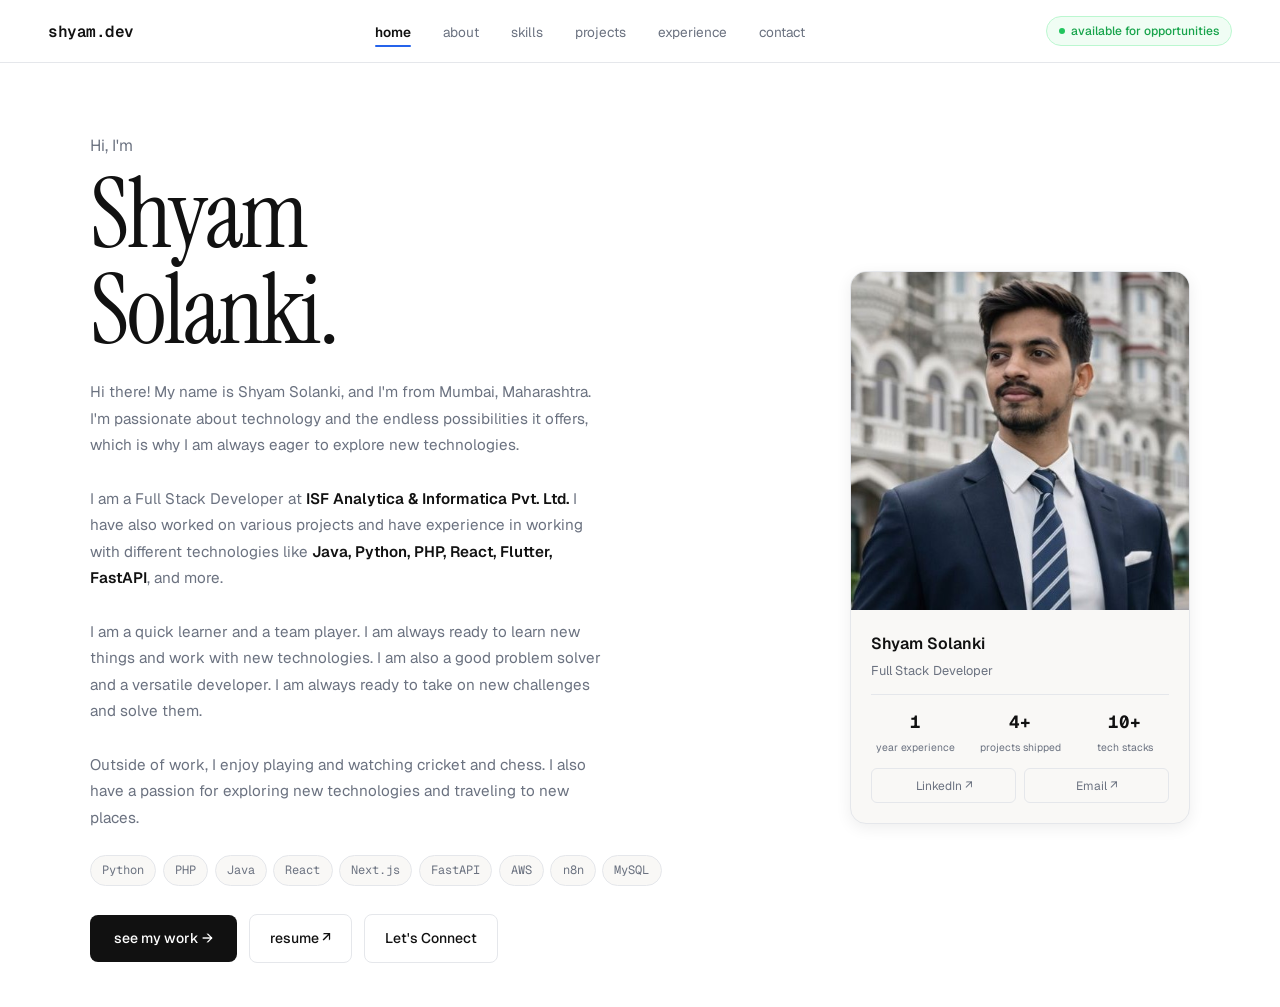
<file: index.html>
<!DOCTYPE html>
<html lang="en">
<head>
  <meta charset="UTF-8">
  <meta name="viewport" content="width=device-width, initial-scale=1.0">
  <title>Shyam Solanki — Full Stack Developer | SDE</title>
  <meta name="description" content="Shyam Solanki — Full Stack Developer with 1+ year experience in PHP, Python, Java, React, Flutter, FastAPI & AWS. Open to SDE / Full Stack roles.">
  <link href="https://fonts.googleapis.com/css2?family=Instrument+Serif:ital@0;1&family=Geist:wght@300;400;500;600;700&family=Geist+Mono:wght@400;500&display=swap" rel="stylesheet">
  <link rel="stylesheet" href="style.css">
</head>
<body>

<nav id="nav">
  <a href="index.html" class="nav-logo">shyam.dev</a>
  <ul class="nav-links">
    <li><a href="index.html" class="active">home</a></li>
    <li><a href="about.html">about</a></li>
    <li><a href="skills.html">skills</a></li>
    <li><a href="projects.html">projects</a></li>
    <li><a href="experience.html">experience</a></li>
    <li><a href="contact.html">contact</a></li>
  </ul>
  <div class="nav-right">
    <div class="status-pill"><span class="status-dot"></span>available for opportunities</div>
    <button class="nav-menu-btn" aria-label="Menu">☰</button>
  </div>
</nav>

<section id="hero">
  <div class="hero-inner">
    <div class="hero-text fade-in">
      <p class="hero-greeting">Hi, I'm</p>
      <h1 class="hero-name">Shyam<br>Solanki.</h1>
      <p class="hero-bio">
        Hi there! My name is Shyam Solanki, and I'm from Mumbai, Maharashtra. I'm passionate about technology and the endless possibilities it offers, which is why I am always eager to explore new technologies.<br><br>
        I am a Full Stack Developer at <strong>ISF Analytica &amp; Informatica Pvt. Ltd.</strong> I have also worked on various projects and have experience in working with different technologies like <strong>Java, Python, PHP, React, Flutter, FastAPI</strong>, and more.<br><br>
        I am a quick learner and a team player. I am always ready to learn new things and work with new technologies. I am also a good problem solver and a versatile developer. I am always ready to take on new challenges and solve them.<br><br>
        Outside of work, I enjoy playing and watching cricket and chess. I also have a passion for exploring new technologies and traveling to new places.
      </p>
      <div class="hero-chips">
        <span class="hchip">Python</span><span class="hchip">PHP</span>
        <span class="hchip">Java</span><span class="hchip">React</span>
        <span class="hchip">Next.js</span><span class="hchip">FastAPI</span>
        <span class="hchip">AWS</span><span class="hchip">n8n</span>
        <span class="hchip">MySQL</span>
      </div>
      <div class="hero-cta">
        <a href="projects.html" class="btn-main">see my work →</a>
        <a href="https://drive.google.com/file/d/1_miyXjK9NDk7Ns7r4jFU32UhHkXNwP1Z/view?usp=sharing" target="_blank" rel="noopener" class="btn-ghost">resume ↗</a>
        <a href="contact.html" class="btn-ghost">Let's Connect</a>
      </div>
    </div>
    <div class="hero-card fade-in" style="transition-delay:0.2s">
      <div class="card-photo">
        <img src="profile.jpeg" alt="Shyam Solanki" onerror="this.style.display='none';this.parentElement.innerHTML='<div class=\'card-initials\'>SS</div>'">
      </div>
      <div class="card-body">
        <div class="card-name">Shyam Solanki</div>
        <div class="card-role">Full Stack Developer</div>
        <div class="card-divider"></div>
        <div class="card-stats">
          <div class="cstat"><div class="cstat-num">1</div><div class="cstat-label">year experience</div></div>
          <div class="cstat"><div class="cstat-num">4+</div><div class="cstat-label">projects shipped</div></div>
          <div class="cstat"><div class="cstat-num">10+</div><div class="cstat-label">tech stacks</div></div>
        </div>
        <div class="card-links">
          <a href="https://linkedin.com/in/shyam-solanki" target="_blank" class="card-link">LinkedIn ↗</a>
          <a href="mailto:shyamsolanki2903@gmail.com" class="card-link">Email ↗</a>
        </div>
      </div>
    </div>
  </div>
</section>

<script src="script.js"></script>
</body>
</html>
</file>
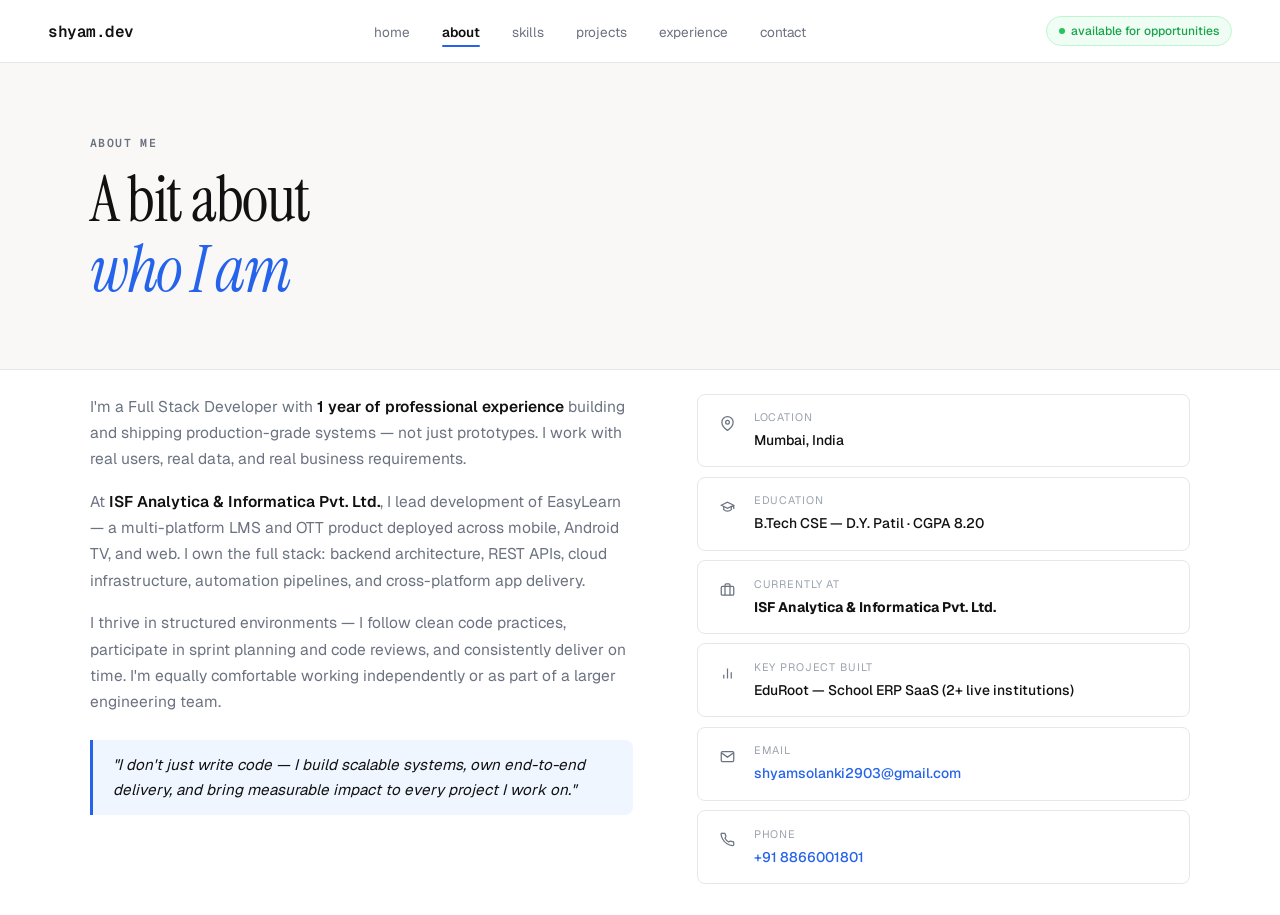
<file: about.html>
<!DOCTYPE html>
<html lang="en">
<head>
  <meta charset="UTF-8">
  <meta name="viewport" content="width=device-width, initial-scale=1.0">
  <title>About — Shyam Solanki</title>
  <link href="https://fonts.googleapis.com/css2?family=Instrument+Serif:ital@0;1&family=Geist:wght@300;400;500;600;700&family=Geist+Mono:wght@400;500&display=swap" rel="stylesheet">
  <link rel="stylesheet" href="style.css">
</head>
<body>

<nav id="nav">
  <a href="index.html" class="nav-logo">shyam.dev</a>
  <ul class="nav-links">
    <li><a href="index.html">home</a></li>
    <li><a href="about.html" class="active">about</a></li>
    <li><a href="skills.html">skills</a></li>
    <li><a href="projects.html">projects</a></li>
    <li><a href="experience.html">experience</a></li>
    <li><a href="contact.html">contact</a></li>
  </ul>
  <div class="nav-right">
    <div class="status-pill"><span class="status-dot"></span>available for opportunities</div>
    <button class="nav-menu-btn" aria-label="Menu">☰</button>
  </div>
</nav>

<div class="page-header">
  <div class="container">
    <span class="page-eyebrow">about me</span>
    <h1 class="page-title">A bit about<br><em>who I am</em></h1>
  </div>
</div>

<section>
  <div class="container">
    <div class="about-grid fade-in">
      <div class="about-text">
        <p>I'm a Full Stack Developer with <strong>1 year of professional experience</strong> building and shipping production-grade systems — not just prototypes. I work with real users, real data, and real business requirements.</p>
        <p>At <strong>ISF Analytica &amp; Informatica Pvt. Ltd.</strong>, I lead development of EasyLearn — a multi-platform LMS and OTT product deployed across mobile, Android TV, and web. I own the full stack: backend architecture, REST APIs, cloud infrastructure, automation pipelines, and cross-platform app delivery.</p>
        <p>I thrive in structured environments — I follow clean code practices, participate in sprint planning and code reviews, and consistently deliver on time. I'm equally comfortable working independently or as part of a larger engineering team.</p>
        <blockquote class="about-quote">"I don't just write code — I build scalable systems, own end-to-end delivery, and bring measurable impact to every project I work on."</blockquote>
      </div>
      <div class="about-facts">
        <div class="fact-card">
          <div class="fact-icon"><svg width="15" height="15" viewBox="0 0 24 24" fill="none" stroke="currentColor" stroke-width="2"><path d="M21 10c0 7-9 13-9 13s-9-6-9-13a9 9 0 0 1 18 0z"/><circle cx="12" cy="10" r="3"/></svg></div>
          <div><div class="fact-label">Location</div><div class="fact-value">Mumbai, India</div></div>
        </div>
        <div class="fact-card">
          <div class="fact-icon"><svg width="15" height="15" viewBox="0 0 24 24" fill="none" stroke="currentColor" stroke-width="2"><path d="M22 10v6M2 10l10-5 10 5-10 5z"/><path d="M6 12v5c3 3 9 3 12 0v-5"/></svg></div>
          <div><div class="fact-label">Education</div><div class="fact-value">B.Tech CSE — D.Y. Patil · CGPA 8.20</div></div>
        </div>
        <div class="fact-card">
          <div class="fact-icon"><svg width="15" height="15" viewBox="0 0 24 24" fill="none" stroke="currentColor" stroke-width="2"><rect x="2" y="7" width="20" height="14" rx="2"/><path d="M16 21V5a2 2 0 0 0-2-2h-4a2 2 0 0 0-2 2v16"/></svg></div>
          <div><div class="fact-label">Currently at</div><div class="fact-value"><strong>ISF Analytica &amp; Informatica Pvt. Ltd.</strong></div></div>
        </div>
        <div class="fact-card">
          <div class="fact-icon"><svg width="15" height="15" viewBox="0 0 24 24" fill="none" stroke="currentColor" stroke-width="2"><path d="M18 20V10"/><path d="M12 20V4"/><path d="M6 20v-6"/></svg></div>
          <div><div class="fact-label">Key Project Built</div><div class="fact-value">EduRoot — School ERP SaaS (2+ live institutions)</div></div>
        </div>
        <div class="fact-card">
          <div class="fact-icon"><svg width="15" height="15" viewBox="0 0 24 24" fill="none" stroke="currentColor" stroke-width="2"><path d="M4 4h16c1.1 0 2 .9 2 2v12c0 1.1-.9 2-2 2H4c-1.1 0-2-.9-2-2V6c0-1.1.9-2 2-2z"/><polyline points="22,6 12,13 2,6"/></svg></div>
          <div><div class="fact-label">Email</div><div class="fact-value"><a href="mailto:shyamsolanki2903@gmail.com">shyamsolanki2903@gmail.com</a></div></div>
        </div>
        <div class="fact-card">
          <div class="fact-icon"><svg width="15" height="15" viewBox="0 0 24 24" fill="none" stroke="currentColor" stroke-width="2"><path d="M22 16.92v3a2 2 0 0 1-2.18 2 19.79 19.79 0 0 1-8.63-3.07A19.5 19.5 0 0 1 4.69 12 19.79 19.79 0 0 1 1.6 3.42 2 2 0 0 1 3.57 2h3a2 2 0 0 1 2 1.72 12.84 12.84 0 0 0 .7 2.81 2 2 0 0 1-.45 2.11L7.91 9.91a16 16 0 0 0 6.13 6.13l.91-.91a2 2 0 0 1 2.11-.45 12.84 12.84 0 0 0 2.81.7A2 2 0 0 1 22 16.92z"/></svg></div>
          <div><div class="fact-label">Phone</div><div class="fact-value"><a href="tel:+918866001801">+91 8866001801</a></div></div>
        </div>
      </div>
    </div>

<script src="script.js"></script>
</body>
</html>
</file>
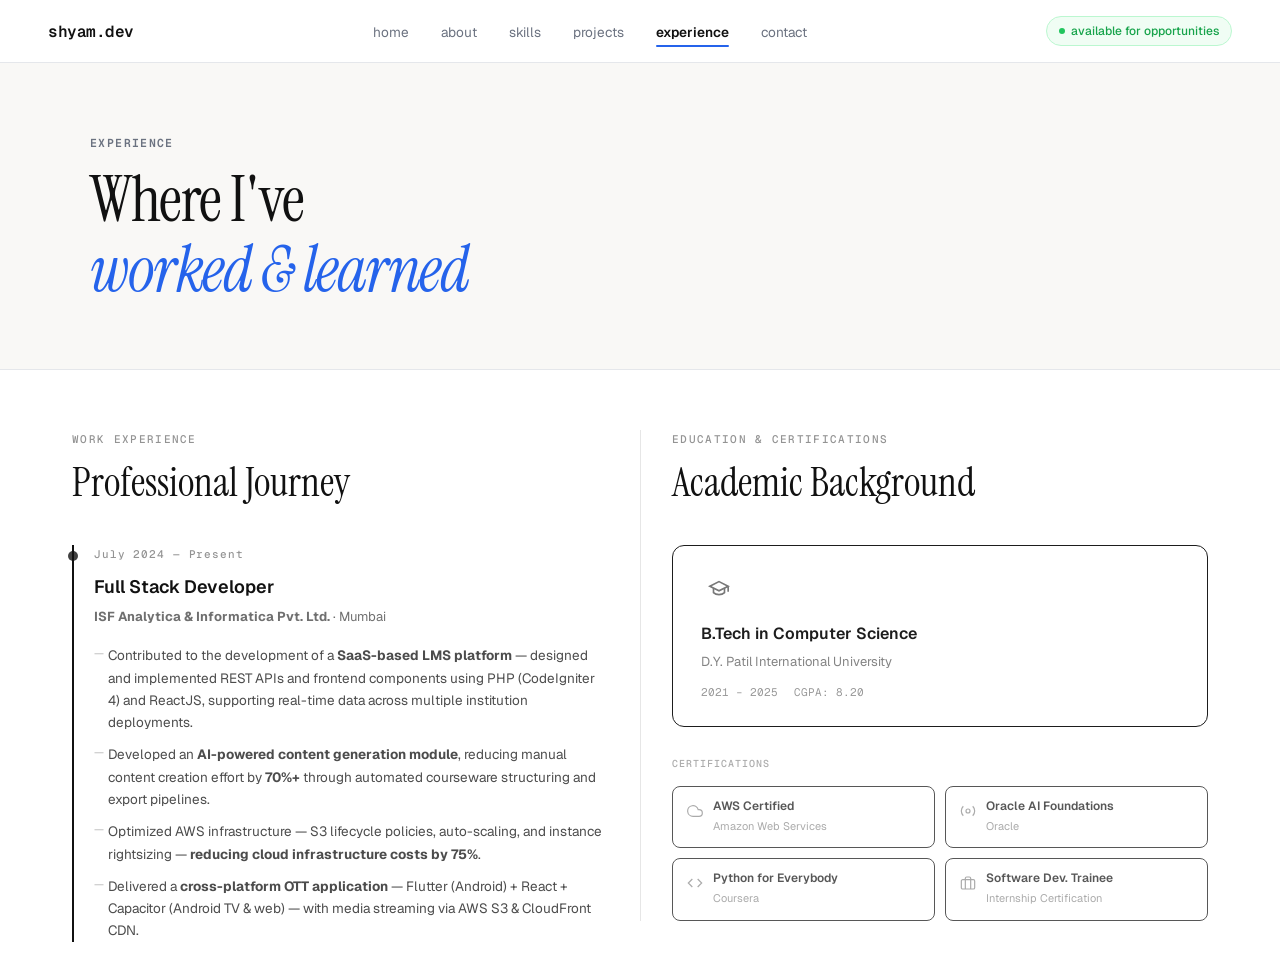
<file: experience.html>
<!DOCTYPE html>
<html lang="en">
<head>
  <meta charset="UTF-8">
  <meta name="viewport" content="width=device-width, initial-scale=1.0">
  <title>Experience — Shyam Solanki</title>
  <link href="https://fonts.googleapis.com/css2?family=Instrument+Serif:ital@0;1&family=Geist:wght@300;400;500;600;700&family=Geist+Mono:wght@400;500&display=swap" rel="stylesheet">
  <link rel="stylesheet" href="style.css">
  <style>
    /* ── Split Layout ── */
    .split-section {
      padding: 40px 0;
    }

    .split-container {
      max-width: 1200px;
      margin: 0 auto;
      padding: 0 32px;
      display: grid;
      grid-template-columns: 1fr 1fr;
      gap: 64px;
      align-items: start;
    }

    /* ── Column Headers ── */
    .col-eyebrow {
      font-family: 'Geist Mono', monospace;
      font-size: 11px;
      font-weight: 500;
      letter-spacing: 0.12em;
      text-transform: uppercase;
      opacity: 0.45;
      margin-bottom: 10px;
    }

    .col-title {
      font-family: 'Instrument Serif', serif;
      font-size: clamp(28px, 3.5vw, 40px);
      font-weight: 400;
      line-height: 1.15;
      margin-bottom: 40px;
    }

    .col-title em {
      font-style: italic;
    }

    /* ── Divider between columns ── */
    .split-divider {
      position: relative;
    }

    .split-divider::before {
      content: '';
      position: absolute;
      left: -32px;
      top: 0;
      bottom: 0;
      width: 1px;
      background: currentColor;
      opacity: 0.1;
    }

    /* ── Experience (Left) ── */
    .exp-item-new {
      position: relative;
      padding-left: 20px;
      border-left: 2px solid;
      border-color: currentColor;
      opacity: 1;
    }

    .exp-item-new::before {
      content: '';
      position: absolute;
      left: -6px;
      top: 6px;
      width: 10px;
      height: 10px;
      border-radius: 50%;
      background: currentColor;
      opacity: 0.8;
    }

    .exp-period-new {
      font-family: 'Geist Mono', monospace;
      font-size: 11px;
      font-weight: 500;
      letter-spacing: 0.08em;
      opacity: 0.45;
      margin-bottom: 8px;
    }

    .exp-role-new {
      font-family: 'Geist', sans-serif;
      font-size: 18px;
      font-weight: 600;
      margin-bottom: 4px;
    }

    .exp-company-new {
      font-size: 13px;
      opacity: 0.6;
      margin-bottom: 16px;
    }

    .exp-list-new {
      list-style: none;
      padding: 0;
      margin: 0;
      display: flex;
      flex-direction: column;
      gap: 10px;
    }

    .exp-list-new li {
      font-size: 13.5px;
      line-height: 1.65;
      opacity: 0.75;
      padding-left: 14px;
      position: relative;
    }

    .exp-list-new li::before {
      content: '—';
      position: absolute;
      left: 0;
      opacity: 0.4;
      font-size: 11px;
    }

    /* ── Education (Right) ── */
    .edu-card-new {
      border: 1px solid currentColor;
      border-radius: 12px;
      padding: 24px 28px;
      margin-bottom: 16px;
      opacity: 0.95;
      transition: opacity 0.2s ease;
    }

    .edu-card-new:hover {
      opacity: 1;
    }

    .edu-icon-new {
      width: 36px;
      height: 36px;
      border-radius: 8px;
      display: flex;
      align-items: center;
      justify-content: center;
      opacity: 0.6;
      margin-bottom: 14px;
    }

    .edu-degree-new {
      font-size: 16px;
      font-weight: 600;
      margin-bottom: 4px;
    }

    .edu-inst-new {
      font-size: 13px;
      opacity: 0.55;
      margin-bottom: 10px;
    }

    .edu-meta-new {
      display: flex;
      gap: 16px;
      font-family: 'Geist Mono', monospace;
      font-size: 11px;
      opacity: 0.45;
    }

    /* ── Certificates ── */
    .cert-label {
      font-family: 'Geist Mono', monospace;
      font-size: 10px;
      font-weight: 500;
      letter-spacing: 0.1em;
      text-transform: uppercase;
      opacity: 0.35;
      margin: 28px 0 14px;
    }

    .cert-grid-new {
      display: grid;
      grid-template-columns: 1fr 1fr;
      gap: 10px;
    }

    .cert-item-new {
      display: flex;
      align-items: flex-start;
      gap: 10px;
      padding: 12px 14px;
      border-radius: 8px;
      border: 1px solid currentColor;
      opacity: 0.7;
      transition: opacity 0.2s ease;
    }

    .cert-item-new:hover {
      opacity: 1;
    }

    .cert-icon-new {
      opacity: 0.5;
      flex-shrink: 0;
      margin-top: 1px;
    }

    .cert-name-new {
      font-size: 12px;
      font-weight: 600;
      line-height: 1.3;
    }

    .cert-by-new {
      font-size: 11px;
      opacity: 0.5;
      margin-top: 2px;
    }

    /* ── Responsive ── */
    @media (max-width: 768px) {
      .split-container {
        grid-template-columns: 1fr;
        gap: 56px;
      }

      .split-divider::before {
        display: none;
      }

      .cert-grid-new {
        grid-template-columns: 1fr;
      }
    }
  </style>
</head>
<body>

<nav id="nav">
  <a href="index.html" class="nav-logo">shyam.dev</a>
  <ul class="nav-links">
    <li><a href="index.html">home</a></li>
    <li><a href="about.html">about</a></li>
    <li><a href="skills.html">skills</a></li>
    <li><a href="projects.html">projects</a></li>
    <li><a href="experience.html" class="active">experience</a></li>
    <li><a href="contact.html">contact</a></li>
  </ul>
  <div class="nav-right">
    <div class="status-pill"><span class="status-dot"></span>available for opportunities</div>
    <button class="nav-menu-btn" aria-label="Menu">☰</button>
  </div>
</nav>

<div class="page-header">
  <div class="container">
    <span class="page-eyebrow">experience</span>
    <h1 class="page-title">Where I've<br><em>worked &amp; learned</em></h1>
  </div>
</div>

<!-- ── SPLIT SECTION ── -->
<section class="split-section">
  <div class="split-container">

    <!-- LEFT — Experience -->
    <div class="fade-in">
      <div class="col-eyebrow">work experience</div>
      <h2 class="col-title">Professional Journey</h2>

      <div class="exp-item-new">
        <div class="exp-period-new">July 2024 — Present</div>
        <div class="exp-role-new">Full Stack Developer</div>
        <div class="exp-company-new"><strong>ISF Analytica &amp; Informatica Pvt. Ltd.</strong> · Mumbai</div>
        <ul class="exp-list-new">
          <li>Contributed to the development of a <strong>SaaS-based LMS platform</strong> — designed and implemented REST APIs and frontend components using PHP (CodeIgniter 4) and ReactJS, supporting real-time data across multiple institution deployments.</li>
          <li>Developed an <strong>AI-powered content generation module</strong>, reducing manual content creation effort by <strong>70%+</strong> through automated courseware structuring and export pipelines.</li>
          <li>Optimized AWS infrastructure — S3 lifecycle policies, auto-scaling, and instance rightsizing — <strong>reducing cloud infrastructure costs by 75%</strong>.</li>
          <li>Delivered a <strong>cross-platform OTT application</strong> — Flutter (Android) + React + Capacitor (Android TV &amp; web) — with media streaming via AWS S3 &amp; CloudFront CDN.</li>
        </ul>
      </div>
    </div>

    <!-- RIGHT — Academics + Certs -->
    <div class="split-divider fade-in" style="transition-delay:0.1s">
      <div class="col-eyebrow">education &amp; certifications</div>
      <h2 class="col-title">Academic Background</h2>

      <!-- College only -->
      <div class="edu-card-new">
        <div class="edu-icon-new">
          <svg width="22" height="22" viewBox="0 0 24 24" fill="none" stroke="currentColor" stroke-width="1.8">
            <path d="M22 10v6M2 10l10-5 10 5-10 5z"/>
            <path d="M6 12v5c3 3 9 3 12 0v-5"/>
          </svg>
        </div>
        <div class="edu-degree-new">B.Tech in Computer Science</div>
        <div class="edu-inst-new">D.Y. Patil International University</div>
        <div class="edu-meta-new">
          <span>2021 – 2025</span>
          <span>CGPA: 8.20</span>
        </div>
      </div>

      <!-- Certificates -->
      <div class="cert-label">certifications</div>
      <div class="cert-grid-new">
        <div class="cert-item-new">
          <div class="cert-icon-new">
            <svg width="16" height="16" viewBox="0 0 24 24" fill="none" stroke="currentColor" stroke-width="1.8">
              <path d="M18 10h-1.26A8 8 0 1 0 9 20h9a5 5 0 0 0 0-10z"/>
            </svg>
          </div>
          <div>
            <div class="cert-name-new">AWS Certified</div>
            <div class="cert-by-new">Amazon Web Services</div>
          </div>
        </div>
        <div class="cert-item-new">
          <div class="cert-icon-new">
            <svg width="16" height="16" viewBox="0 0 24 24" fill="none" stroke="currentColor" stroke-width="1.8">
              <circle cx="12" cy="12" r="3"/>
              <path d="M19.07 4.93a10 10 0 0 1 0 14.14"/>
              <path d="M4.93 4.93a10 10 0 0 0 0 14.14"/>
            </svg>
          </div>
          <div>
            <div class="cert-name-new">Oracle AI Foundations</div>
            <div class="cert-by-new">Oracle</div>
          </div>
        </div>
        <div class="cert-item-new">
          <div class="cert-icon-new">
            <svg width="16" height="16" viewBox="0 0 24 24" fill="none" stroke="currentColor" stroke-width="1.8">
              <polyline points="16 18 22 12 16 6"/>
              <polyline points="8 6 2 12 8 18"/>
            </svg>
          </div>
          <div>
            <div class="cert-name-new">Python for Everybody</div>
            <div class="cert-by-new">Coursera</div>
          </div>
        </div>
        <div class="cert-item-new">
          <div class="cert-icon-new">
            <svg width="16" height="16" viewBox="0 0 24 24" fill="none" stroke="currentColor" stroke-width="1.8">
              <rect x="2" y="7" width="20" height="14" rx="2"/>
              <path d="M16 21V5a2 2 0 0 0-2-2h-4a2 2 0 0 0-2 2v16"/>
            </svg>
          </div>
          <div>
            <div class="cert-name-new">Software Dev. Trainee</div>
            <div class="cert-by-new">Internship Certification</div>
          </div>
        </div>
      </div>
    </div>

  </div>
</section>

<script src="script.js"></script>
</body>
</html>
</file>
<file: style.css>
:root {
  --bg: #ffffff;
  --bg-alt: #f9f8f6;
  --bg-card: #ffffff;
  --text: #111111;
  --text-muted: #6b7280;
  --text-dim: #9ca3af;
  --border: #e5e7eb;
  --border-hover: #d1d5db;
  --radius: 10px;
  --shadow-sm: 0 1px 3px rgba(0,0,0,0.07);
  --shadow: 0 4px 16px rgba(0,0,0,0.07);
  --shadow-lg: 0 12px 40px rgba(0,0,0,0.1);
  --accent: #2563eb;
}
*,*::before,*::after{box-sizing:border-box;margin:0;padding:0}
html{scroll-behavior:smooth}
body{background:var(--bg);color:var(--text);font-family:'Geist',-apple-system,sans-serif;font-size:16px;line-height:1.7;overflow-x:hidden}
::selection{background:#dbeafe;color:#1e40af}
::-webkit-scrollbar{width:10px}
::-webkit-scrollbar-track{background:#f1f1f1;border-radius:10px}
::-webkit-scrollbar-thumb{background:#aab0bb;border-radius:10px;border:2px solid #f1f1f1}
::-webkit-scrollbar-thumb:hover{background:#888}
/* Firefox */
*{scrollbar-width:thin;scrollbar-color:#aab0bb #f1f1f1}

/* NAV */
nav{position:fixed;top:0;left:0;right:0;z-index:100;display:flex;align-items:center;justify-content:space-between;padding:1rem 3rem;background:rgba(255,255,255,0.92);backdrop-filter:blur(12px);border-bottom:1px solid var(--border);transition:padding 0.3s}
nav.scrolled{padding:0.7rem 3rem}
.nav-logo{font-family:'Geist Mono',monospace;font-size:1rem;font-weight:600;color:var(--text);text-decoration:none;letter-spacing:-0.5px}
.nav-links{display:flex;gap:2rem;list-style:none}
.nav-links a{font-size:0.85rem;color:var(--text-muted);text-decoration:none;transition:color 0.2s;position:relative;padding-bottom:2px}
.nav-links a:hover{color:var(--text)}
.nav-links a.active{color:var(--text);font-weight:600}
.nav-links a.active::after{content:'';position:absolute;bottom:-4px;left:0;right:0;height:2px;background:var(--accent);border-radius:1px}
.nav-right{display:flex;align-items:center;gap:0.75rem}
.status-pill{display:flex;align-items:center;gap:0.4rem;font-size:0.75rem;color:#16a34a;font-weight:500;padding:0.25rem 0.75rem;background:#f0fdf4;border:1px solid #bbf7d0;border-radius:20px}
.status-dot{width:6px;height:6px;border-radius:50%;background:#22c55e;animation:pulse-green 2s infinite}
@keyframes pulse-green{0%,100%{opacity:1;transform:scale(1)}50%{opacity:0.7;transform:scale(1.2)}}
.nav-menu-btn{display:none;background:none;border:1px solid var(--border);color:var(--text-muted);padding:0.3rem 0.65rem;font-size:1rem;cursor:pointer;border-radius:6px}

/* PAGE HEADER */
.page-header{padding:8rem 3rem 4rem;border-bottom:1px solid var(--border);background:var(--bg-alt)}
.page-header .container{max-width:1100px;margin:0 auto}
.page-eyebrow{display:inline-block;font-size:0.72rem;font-weight:600;color:var(--text-muted);letter-spacing:0.12em;text-transform:uppercase;margin-bottom:0.75rem;font-family:'Geist Mono',monospace}
.page-title{font-family:'Instrument Serif',serif;font-size:clamp(2.5rem,5vw,4rem);font-weight:400;line-height:1.1;color:var(--text);letter-spacing:-1.5px}
.page-title em{font-style:italic;color:var(--accent)}
.page-subtitle{font-size:1rem;color:var(--text-muted);margin-top:0.75rem;max-width:540px;line-height:1.7}

/* BUTTONS */
.btn-main{display:inline-flex;align-items:center;gap:0.3rem;padding:0.75rem 1.5rem;background:var(--text);color:#fff;font-size:0.875rem;font-weight:500;text-decoration:none;border:none;cursor:pointer;border-radius:8px;transition:all 0.2s;font-family:'Geist',sans-serif}
.btn-main:hover{background:#333;transform:translateY(-1px);box-shadow:var(--shadow)}
.btn-ghost{display:inline-flex;align-items:center;padding:0.75rem 1.25rem;background:transparent;color:var(--text);font-size:0.875rem;font-weight:500;text-decoration:none;border:1px solid var(--border);cursor:pointer;border-radius:8px;transition:all 0.2s}
.btn-ghost:hover{border-color:var(--text);background:var(--bg-alt)}

/* SECTIONS */
section{padding:0.2rem 3rem}
.section-alt{background:var(--bg-alt)}
.container{max-width:1100px;margin:0 auto}
.section-header{margin-bottom:3rem}
.section-eyebrow{display:inline-block;font-size:0.72rem;font-weight:600;color:var(--text-muted);letter-spacing:0.12em;text-transform:uppercase;margin-bottom:0.75rem;font-family:'Geist Mono',monospace}
.section-title{font-family:'Instrument Serif',serif;font-size:clamp(2rem,4vw,3rem);font-weight:400;line-height:1.15;color:var(--text);letter-spacing:-1px}
.section-title em{font-style:italic;color:var(--accent)}

/* HERO */
#hero{min-height:100vh;display:flex;align-items:center;padding:7rem 3rem 4rem}
.hero-inner{max-width:1100px;margin:0 auto;width:100%;display:grid;grid-template-columns:1fr 340px;gap:5rem;align-items:center}
.hero-greeting{font-size:1rem;color:var(--text-muted);margin-bottom:0.5rem}
.hero-name{font-family:'Instrument Serif',serif;font-size:clamp(3.5rem,8vw,6rem);font-weight:400;line-height:1.0;letter-spacing:-2px;color:var(--text);margin-bottom:1.25rem}
.hero-bio{font-size:0.95rem;color:var(--text-muted);line-height:1.75;margin-bottom:1.5rem;max-width:520px}
.hero-bio strong{color:var(--text);font-weight:600}
.hero-chips{display:flex;flex-wrap:wrap;gap:0.4rem;margin-bottom:1.75rem}
.hchip{font-size:0.75rem;padding:0.25rem 0.7rem;background:var(--bg-alt);border:1px solid var(--border);border-radius:20px;color:var(--text-muted);font-family:'Geist Mono',monospace;transition:all 0.2s}
.hchip:hover{border-color:var(--accent);color:var(--accent);background:#eff6ff}
.hero-cta{display:flex;gap:0.75rem;flex-wrap:wrap;align-items:center}

/* HERO CARD */
.hero-card{background:var(--bg-alt);border:1px solid var(--border);border-radius:16px;overflow:hidden;box-shadow:var(--shadow)}
.card-photo{width:100%;aspect-ratio:1;overflow:hidden;background:#f3f4f6}
.card-photo img{width:100%;height:100%;object-fit:cover;display:block}
.card-initials{width:100%;height:100%;display:flex;align-items:center;justify-content:center;font-size:3rem;font-weight:700;color:var(--text-muted);background:#f3f4f6}
.card-body{padding:1.25rem}
.card-name{font-size:1rem;font-weight:600;color:var(--text);margin-bottom:0.2rem}
.card-role{font-size:0.8rem;color:var(--text-muted);margin-bottom:0.75rem}
.card-divider{height:1px;background:var(--border);margin-bottom:0.75rem}
.card-stats{display:flex;gap:1rem;margin-bottom:0.75rem}
.cstat{flex:1;text-align:center}
.cstat-num{font-size:1.1rem;font-weight:700;color:var(--text);font-family:'Geist Mono',monospace}
.cstat-label{font-size:0.65rem;color:var(--text-muted);margin-top:0.1rem}
.card-links{display:flex;gap:0.5rem}
.card-link{flex:1;text-align:center;font-size:0.75rem;padding:0.4rem;border:1px solid var(--border);border-radius:6px;color:var(--text-muted);text-decoration:none;transition:all 0.2s}
.card-link:hover{border-color:var(--accent);color:var(--accent)}

/* ABOUT */
.about-grid{display:grid;grid-template-columns:1.1fr 1fr;gap:4rem;align-items:start;margin-bottom:3rem}
.about-text p{color:var(--text-muted);margin-bottom:1rem;font-size:0.97rem}
.about-text strong{color:var(--text);font-weight:600}
.about-quote{border-left:3px solid var(--accent);padding:0.85rem 1.25rem;margin:1.5rem 0;font-style:italic;color:var(--text);background:#eff6ff;border-radius:0 8px 8px 0;font-size:0.95rem;line-height:1.6}
.about-facts{display:flex;flex-direction:column;gap:0.6rem}
.fact-card{display:flex;align-items:flex-start;gap:0.75rem;padding:0.85rem 1rem;background:var(--bg-card);border:1px solid var(--border);border-radius:8px;transition:border-color 0.2s,box-shadow 0.2s}
.fact-card:hover{border-color:var(--border-hover);box-shadow:var(--shadow-sm)}
.fact-icon{width:28px;height:28px;display:flex;align-items:center;justify-content:center;color:var(--text-muted);flex-shrink:0;margin-top:1px}
.fact-label{font-size:0.68rem;color:var(--text-dim);text-transform:uppercase;letter-spacing:0.08em;margin-bottom:0.15rem}
.fact-value{font-size:0.87rem;color:var(--text);font-weight:500}
.fact-value a{color:var(--accent);text-decoration:none}
.achievements{display:grid;grid-template-columns:repeat(auto-fit,minmax(240px,1fr));gap:1rem}
.ach-item{display:flex;gap:0.85rem;align-items:flex-start;padding:1.1rem;background:var(--bg-card);border:1px solid var(--border);border-radius:10px;transition:box-shadow 0.2s}
.ach-item:hover{box-shadow:var(--shadow)}
.ach-icon{width:36px;height:36px;display:flex;align-items:center;justify-content:center;color:var(--text-muted);flex-shrink:0;background:var(--bg-alt);border-radius:8px;border:1px solid var(--border)}
.ach-title{font-size:0.9rem;font-weight:600;color:var(--text);margin-bottom:0.2rem}
.ach-desc{font-size:0.8rem;color:var(--text-muted);line-height:1.5}

/* =============================================
   SKILLS — Dharmesh style colorful badges
   ============================================= */
.skills-page-wrap{max-width:1100px;margin:0 auto;padding:4rem 3rem 5rem}
.skill-category{margin-bottom:3.5rem}
.skill-category-header{display:flex;align-items:center;gap:0.75rem;margin-bottom:1.5rem;padding-bottom:0.75rem;border-bottom:2px solid var(--border)}
.skill-category-icon{font-size:1.2rem}
.skill-category-title{font-size:1.1rem;font-weight:600;color:var(--text);font-family:'Geist',sans-serif}
.skill-badges{display:flex;flex-wrap:wrap;gap:0.65rem}
.sbadge{display:inline-flex;align-items:center;gap:0.45rem;padding:0.5rem 1.1rem;border-radius:8px;font-size:0.78rem;font-weight:600;font-family:'Geist Mono',monospace;letter-spacing:0.02em;border:1.5px solid;transition:transform 0.15s,box-shadow 0.15s;cursor:default;user-select:none}
.sbadge:hover{transform:translateY(-2px);box-shadow:0 4px 14px rgba(0,0,0,0.1)}
.sbadge-dot{width:7px;height:7px;border-radius:50%;flex-shrink:0}
/* Languages — blue */
.sb-lang{background:#eff6ff;border-color:#bfdbfe;color:#1d4ed8}.sb-lang .sbadge-dot{background:#3b82f6}
/* Frontend — purple */
.sb-front{background:#faf5ff;border-color:#e9d5ff;color:#6d28d9}.sb-front .sbadge-dot{background:#8b5cf6}
/* Backend — orange */
.sb-back{background:#fff7ed;border-color:#fed7aa;color:#c2410c}.sb-back .sbadge-dot{background:#f97316}
/* Database — green */
.sb-db{background:#f0fdf4;border-color:#bbf7d0;color:#15803d}.sb-db .sbadge-dot{background:#22c55e}
/* Cloud — cyan */
.sb-cloud{background:#ecfeff;border-color:#a5f3fc;color:#0e7490}.sb-cloud .sbadge-dot{background:#06b6d4}
/* AI/Auto — pink */
.sb-ai{background:#fdf2f8;border-color:#f9a8d4;color:#be185d}.sb-ai .sbadge-dot{background:#ec4899}
/* Tools — slate */
.sb-tools{background:#f8fafc;border-color:#cbd5e1;color:#475569}.sb-tools .sbadge-dot{background:#64748b}

/* PROJECT HERO */
.project-hero{display:grid;grid-template-columns:1fr 320px;gap:3rem;background:var(--bg-card);border:1px solid var(--border);border-radius:16px;padding:2.5rem;margin-bottom:2rem;box-shadow:var(--shadow-sm)}
.ph-badges{display:flex;gap:0.4rem;flex-wrap:wrap;margin-bottom:1rem}
.badge-live{font-size:0.7rem;padding:0.2rem 0.65rem;border-radius:20px;background:#fef2f2;border:1px solid #fecaca;color:#dc2626;font-weight:600;display:inline-flex;align-items:center;gap:0.3rem}
.live-dot{display:inline-block;width:6px;height:6px;border-radius:50%;background:#dc2626;animation:pulse-red 2s infinite;flex-shrink:0}
@keyframes pulse-red{50%{opacity:0.6}}
.badge-tag{font-size:0.7rem;padding:0.2rem 0.65rem;border-radius:20px;background:var(--bg-alt);border:1px solid var(--border);color:var(--text-muted)}
.ph-num{font-family:'Instrument Serif',serif;font-size:4rem;color:#d2d5da96;line-height:1;margin-bottom:-0.5rem}
.ph-title{font-family:'Instrument Serif',serif;font-size:1.75rem;font-weight:400;color:var(--text);margin-bottom:0.75rem;letter-spacing:-0.5px}
.ph-desc{font-size:0.9rem;color:var(--text-muted);line-height:1.7;margin-bottom:1.25rem}
.ph-impact{display:flex;flex-direction:column;gap:0.35rem;margin-bottom:1.25rem}
.pi-item{font-size:0.85rem;color:var(--text);font-weight:500;padding-left:1rem;position:relative}
.pi-item::before{content:'→';position:absolute;left:0;color:var(--accent)}
.ph-modules{display:flex;flex-wrap:wrap;gap:0.4rem;margin-bottom:1.25rem}
.pm{font-size:0.75rem;padding:0.3rem 0.75rem;background:var(--bg-alt);border:1px solid var(--border);border-radius:6px;color:var(--text-muted);transition:all 0.2s}
.pm:hover{color:var(--text);border-color:var(--border-hover)}
.ph-stack{display:flex;flex-wrap:wrap;gap:0.4rem;margin-bottom:1.25rem}
.stag{font-size:0.72rem;padding:0.2rem 0.6rem;background:var(--text);color:#fff;border-radius:4px;font-family:'Geist Mono',monospace}
.ph-links{display:flex;gap:0.75rem;flex-wrap:wrap}
.ph-arch{background:var(--bg-alt);border:1px solid var(--border);border-radius:12px;padding:1.25rem;height:100%;display:flex;flex-direction:column;gap:0.6rem}
.pa-label{font-size:0.7rem;font-weight:600;color:var(--text-muted);text-transform:uppercase;letter-spacing:0.1em;margin-bottom:0.25rem;font-family:'Geist Mono',monospace}
.pa-row{display:flex;gap:0.5rem;justify-content:center;flex-wrap:wrap}
.pa-node{padding:0.5rem 0.7rem;border-radius:6px;font-size:0.68rem;text-align:center;line-height:1.4;border:1px solid;font-family:'Geist Mono',monospace}
.pa-node span{display:block;font-size:0.58rem;opacity:0.6;margin-top:0.1rem}
.pa-client{background:#eff6ff;border-color:#bfdbfe;color:#1d4ed8}
.pa-api{background:#fef3c7;border-color:#fde68a;color:#92400e}
.pa-db{background:#f0fdf4;border-color:#bbf7d0;color:#15803d}
.pa-arrow{font-size:0.7rem;color:var(--text-dim);text-align:center;font-family:'Geist Mono',monospace}
.pa-badge{font-size:0.68rem;text-align:center;padding:0.35rem 0.75rem;background:#f0fdf4;border:1px solid #bbf7d0;color:#15803d;border-radius:20px;margin-top:0.25rem;font-weight:500}
.pa-frontend{background:#faf5ff;border-color:#e9d5ff;color:#6d28d9}
.pa-ai{background:#fdf2f8;border-color:#f9a8d4;color:#be185d}
.pa-workflow{background:#fff7ed;border-color:#fed7aa;color:#c2410c}
.pa-infra{background:#f0f9ff;border-color:#bae6fd;color:#0369a1}

/* PROJECT GRID */
.proj-grid{display:grid;grid-template-columns:repeat(auto-fit,minmax(270px,1fr));gap:1.25rem}
.proj-card{background:var(--bg-card);border:1px solid var(--border);border-radius:12px;padding:1.5rem;transition:border-color 0.2s,box-shadow 0.2s,transform 0.2s;position:relative;overflow:hidden}
.proj-card:hover{border-color:var(--border-hover);box-shadow:var(--shadow);transform:translateY(-3px)}
.proj-num{font-family:'Instrument Serif',serif;font-size:2.5rem;color:#d2d5da96;line-height:1;position:absolute;top:1rem;right:1.25rem}
.proj-type{font-size:0.7rem;color:var(--text-dim);margin-bottom:0.5rem;font-family:'Geist Mono',monospace}
.proj-title{font-size:1rem;font-weight:600;color:var(--text);margin-bottom:0.6rem}
.proj-desc{font-size:0.83rem;color:var(--text-muted);line-height:1.65;margin-bottom:0.75rem}
.proj-impact{font-size:0.78rem;color:#16a34a;font-weight:500;margin-bottom:0.75rem;padding-left:0.85rem;position:relative}
.proj-impact::before{content:'↑';position:absolute;left:0;color:#16a34a}
.proj-stack{display:flex;flex-wrap:wrap;gap:0.35rem;margin-bottom:0.85rem}
.proj-links{display:flex;gap:0.75rem}
.plink{font-size:0.78rem;color:var(--text);font-weight:500;text-decoration:none;border-bottom:1px solid var(--text);padding-bottom:1px;transition:all 0.2s}
.plink:hover{color:var(--accent);border-color:var(--accent)}
.plink--muted{color:var(--text-muted);border-color:var(--border)}

/* EXPERIENCE */
.exp-wrap{max-width:720px}
.exp-item{display:grid;grid-template-columns:180px 1fr;gap:0;padding-bottom:2.5rem;position:relative}
.exp-item::before{content:'';position:absolute;left:180px;top:0;bottom:0;width:1px;background:var(--border);transform:translateX(-50%)}
.exp-left{text-align:right;padding-top:0.1rem;padding-right:1.25rem;position:relative}
.exp-period{font-size:0.75rem;color:var(--text-dim);font-family:'Geist Mono',monospace;margin-bottom:0.5rem;display:block}
.exp-dot{width:10px;height:10px;border-radius:50%;background:var(--text);border:2px solid var(--bg);box-shadow:0 0 0 2px var(--text);position:absolute;right:-5px;top:0.15rem}
.exp-right{padding-left:2rem}
.exp-role{font-size:1.05rem;font-weight:600;color:var(--text);margin-bottom:0.25rem}
.exp-company{font-size:0.85rem;color:var(--text-muted);margin-bottom:0.85rem}
.exp-list{list-style:none;display:flex;flex-direction:column;gap:0.5rem}
.exp-list li{font-size:0.87rem;color:var(--text-muted);padding-left:1rem;position:relative;line-height:1.6}
.exp-list li::before{content:'→';position:absolute;left:0;color:var(--text-dim)}
.exp-list li strong{color:var(--text);font-weight:600}

/* EDUCATION */
.edu-grid{display:grid;grid-template-columns:repeat(auto-fit,minmax(240px,1fr));gap:1rem;margin-bottom:1.5rem}
.edu-card{background:var(--bg-card);border:1px solid var(--border);border-radius:10px;padding:1.25rem;transition:box-shadow 0.2s,border-color 0.2s}
.edu-card:hover{box-shadow:var(--shadow-sm);border-color:var(--border-hover)}
.edu-icon{width:36px;height:36px;display:flex;align-items:center;justify-content:center;color:var(--text-muted);background:var(--bg-alt);border-radius:8px;border:1px solid var(--border);margin-bottom:0.75rem}
.edu-degree{font-size:0.92rem;font-weight:600;color:var(--text);margin-bottom:0.25rem}
.edu-inst{font-size:0.8rem;color:var(--text-muted);margin-bottom:0.5rem}
.edu-meta{display:flex;gap:0.5rem}
.edu-meta span{font-size:0.72rem;padding:0.15rem 0.5rem;background:var(--bg-alt);border:1px solid var(--border);border-radius:4px;color:var(--text-muted);font-family:'Geist Mono',monospace}
.cert-grid{display:grid;grid-template-columns:repeat(auto-fit,minmax(200px,1fr));gap:0.75rem}
.cert-item{display:flex;align-items:center;gap:0.75rem;padding:0.85rem 1rem;background:var(--bg-card);border:1px solid var(--border);border-radius:8px;transition:box-shadow 0.2s}
.cert-item:hover{box-shadow:var(--shadow-sm)}
.cert-icon{width:32px;height:32px;display:flex;align-items:center;justify-content:center;color:var(--text-muted);background:var(--bg-alt);border-radius:6px;border:1px solid var(--border);flex-shrink:0}
.cert-name{font-size:0.85rem;font-weight:500;color:var(--text)}
.cert-by{font-size:0.72rem;color:var(--text-muted)}

/* CONTACT */
.contact-wrap{display:grid;grid-template-columns:1fr 1.1fr;gap:5rem;align-items:start}
.contact-desc{font-size:0.95rem;color:var(--text-muted);line-height:1.7;margin-bottom:1.75rem}
.contact-items{display:flex;flex-direction:column;gap:0.6rem}
.contact-item{display:flex;align-items:center;gap:0.85rem;padding:0.85rem 1rem;background:var(--bg-alt);border:1px solid var(--border);border-radius:8px;text-decoration:none;transition:all 0.2s}
.contact-item:hover{border-color:var(--border-hover);box-shadow:var(--shadow-sm)}
.ci-icon{width:32px;height:32px;display:flex;align-items:center;justify-content:center;color:var(--text-muted);flex-shrink:0}
.ci-label{font-size:0.65rem;text-transform:uppercase;letter-spacing:0.08em;color:var(--text-dim);margin-bottom:0.1rem;font-family:'Geist Mono',monospace}
.ci-val{font-size:0.85rem;color:var(--text);font-weight:500}
.contact-form{display:flex;flex-direction:column;gap:1rem}
.contact-right{align-self:start}
.form-row{display:grid;grid-template-columns:1fr 1fr;gap:1rem}
.fg{display:flex;flex-direction:column;gap:0.35rem}
label{font-size:0.72rem;color:var(--text-muted);font-weight:500;letter-spacing:0.03em}
input,textarea{padding:0.75rem 1rem;background:var(--bg-alt);border:1px solid var(--border);color:var(--text);font-family:'Geist',sans-serif;font-size:0.9rem;outline:none;resize:none;transition:border-color 0.2s;border-radius:8px}
input:focus,textarea:focus{border-color:var(--accent);background:var(--bg)}
input::placeholder,textarea::placeholder{color:var(--text-dim)}
textarea{height:130px}
.form-note{font-size:0.72rem;color:var(--text-dim);margin-top:-0.25rem}

/* FOOTER */
footer{padding:2rem 3rem;border-top:1px solid var(--border);background:var(--bg-alt)}
.footer-inner{max-width:1100px;margin:0 auto;display:flex;justify-content:space-between;align-items:center}
.footer-logo{font-family:'Geist Mono',monospace;font-size:0.9rem;font-weight:600;color:var(--text)}
.footer-copy{font-size:0.78rem;color:var(--text-muted)}
.footer-links{display:flex;gap:1.25rem}
.footer-links a{font-size:0.8rem;color:var(--text-muted);text-decoration:none;transition:color 0.2s}
.footer-links a:hover{color:var(--text)}

/* ANIMATIONS */
.fade-in{opacity:0;transform:translateY(20px);transition:opacity 0.6s,transform 0.6s}
.fade-in.visible{opacity:1}

/* VIDEO MODAL */
.demo-modal-overlay{display:none;position:fixed;inset:0;z-index:999;background:rgba(0,0,0,0.65);backdrop-filter:blur(4px);align-items:center;justify-content:center;padding:1.5rem}
.demo-modal-overlay.active{display:flex}
.demo-modal-box{background:#fff;border-radius:14px;width:100%;max-width:860px;overflow:hidden;box-shadow:0 24px 60px rgba(0,0,0,0.18);animation:modalIn 0.25s ease}
@keyframes modalIn{from{opacity:0;transform:scale(0.96) translateY(10px)}to{opacity:1;transform:scale(1) translateY(0)}}
.demo-modal-header{display:flex;align-items:center;justify-content:space-between;padding:1rem 1.25rem;border-bottom:1px solid var(--border)}
.demo-modal-title{display:flex;align-items:center;gap:0.6rem}
.demo-title-text{font-size:0.95rem;font-weight:600;color:var(--text)}
.badge-preview{font-size:0.68rem;padding:0.2rem 0.65rem;border-radius:20px;background:#f0fdf4;border:1px solid #bbf7d0;color:#15803d;font-family:'Geist Mono',monospace}
.demo-close-btn{width:30px;height:30px;border-radius:50%;background:var(--bg-alt);border:1px solid var(--border);color:var(--text-muted);font-size:0.85rem;cursor:pointer;display:flex;align-items:center;justify-content:center;transition:all 0.2s}
.demo-close-btn:hover{background:#fef2f2;border-color:#fecaca;color:#dc2626}
.demo-video-wrap{width:100%;aspect-ratio:16/9;background:#000;position:relative}
.demo-modal-footer{display:flex;align-items:center;justify-content:space-between;padding:0.85rem 1.25rem;border-top:1px solid var(--border);gap:1rem;flex-wrap:wrap}
.demo-footer-info{font-size:0.75rem;color:var(--text-muted)}
.demo-footer-actions{display:flex;gap:0.6rem;align-items:center}
.demo-ctrl-btn{padding:0.4rem 0.9rem;background:var(--bg-alt);border:1px solid var(--border);color:var(--text-muted);font-size:0.75rem;border-radius:6px;cursor:pointer;transition:all 0.2s;font-family:'Geist',sans-serif}
.demo-ctrl-btn:hover{border-color:var(--text);color:var(--text)}
.demo-cta-btn{padding:0.4rem 1rem;background:var(--text);color:#fff;font-size:0.75rem;border-radius:6px;cursor:pointer;transition:all 0.2s;text-decoration:none;font-weight:500}
.demo-cta-btn:hover{background:#333}
.demo-intro-overlay{position:absolute;inset:0;z-index:10;background:#0d0d0d;display:flex;align-items:center;justify-content:center;animation:introFade 0.5s ease 2.2s forwards}
@keyframes introFade{to{opacity:0;pointer-events:none}}
.demo-intro-content{text-align:center}
.demo-intro-line1{font-family:'Instrument Serif',serif;font-size:2rem;color:#fff;animation:introSlide 0.6s ease 0.2s both}
.demo-intro-line2{font-size:0.85rem;color:#666;margin-top:0.5rem;animation:introSlide 0.6s ease 0.5s both}
@keyframes introSlide{from{opacity:0;transform:translateY(8px)}to{opacity:1;transform:translateY(0)}}

/* RESPONSIVE */
@media(max-width:960px){
  nav{padding:1rem 1.5rem}
  nav.scrolled{padding:0.7rem 1.5rem}
  .nav-links{display:none}
  .status-pill{display:none}
  .nav-menu-btn{display:block}
  section{padding:4.5rem 1.5rem}
  #hero{padding:6.5rem 1.5rem 4rem}
  .hero-inner{grid-template-columns:1fr;gap:2.5rem}
  .hero-card{max-width:360px}
  .about-grid{grid-template-columns:1fr;gap:2rem}
  .project-hero{grid-template-columns:1fr}
  .ph-right{display:none}
  .contact-wrap{grid-template-columns:1fr;gap:2.5rem}
  .contact-right{margin-top:0 !important}
  .exp-item{grid-template-columns:1fr}
  .exp-item::before{display:none}
  .exp-left{text-align:left;display:flex;gap:0.75rem;align-items:center}
  .exp-dot{margin-left:0}
  .exp-right{padding-left:0}
  footer{padding:2rem 1.5rem}
  .footer-inner{flex-direction:column;gap:1rem;text-align:center}
  .page-header{padding:7rem 1.5rem 3rem}
  .skills-page-wrap{padding:2rem 1.5rem 4rem}
}
@media(max-width:600px){
  section{padding:4rem 1.25rem}
  #hero{padding:6rem 1.25rem 3rem}
  .hero-name{font-size:clamp(3rem,13vw,4rem)}
  .hero-cta{flex-direction:column}
  .btn-main,.btn-ghost{justify-content:center}
  .form-row{grid-template-columns:1fr}
  .achievements{grid-template-columns:1fr}
  .proj-grid{grid-template-columns:1fr}
  .demo-modal-footer{flex-direction:column;align-items:flex-start}
}
@media(max-width:960px){
  .nav-links.open{display:flex;flex-direction:column;position:fixed;top:57px;left:0;right:0;background:rgba(255,255,255,0.97);border-bottom:1px solid var(--border);padding:0.5rem 0;z-index:99;box-shadow:var(--shadow)}
  .nav-links.open li a{display:block;padding:0.85rem 1.5rem;border-bottom:1px solid var(--border)}
}
</file>
